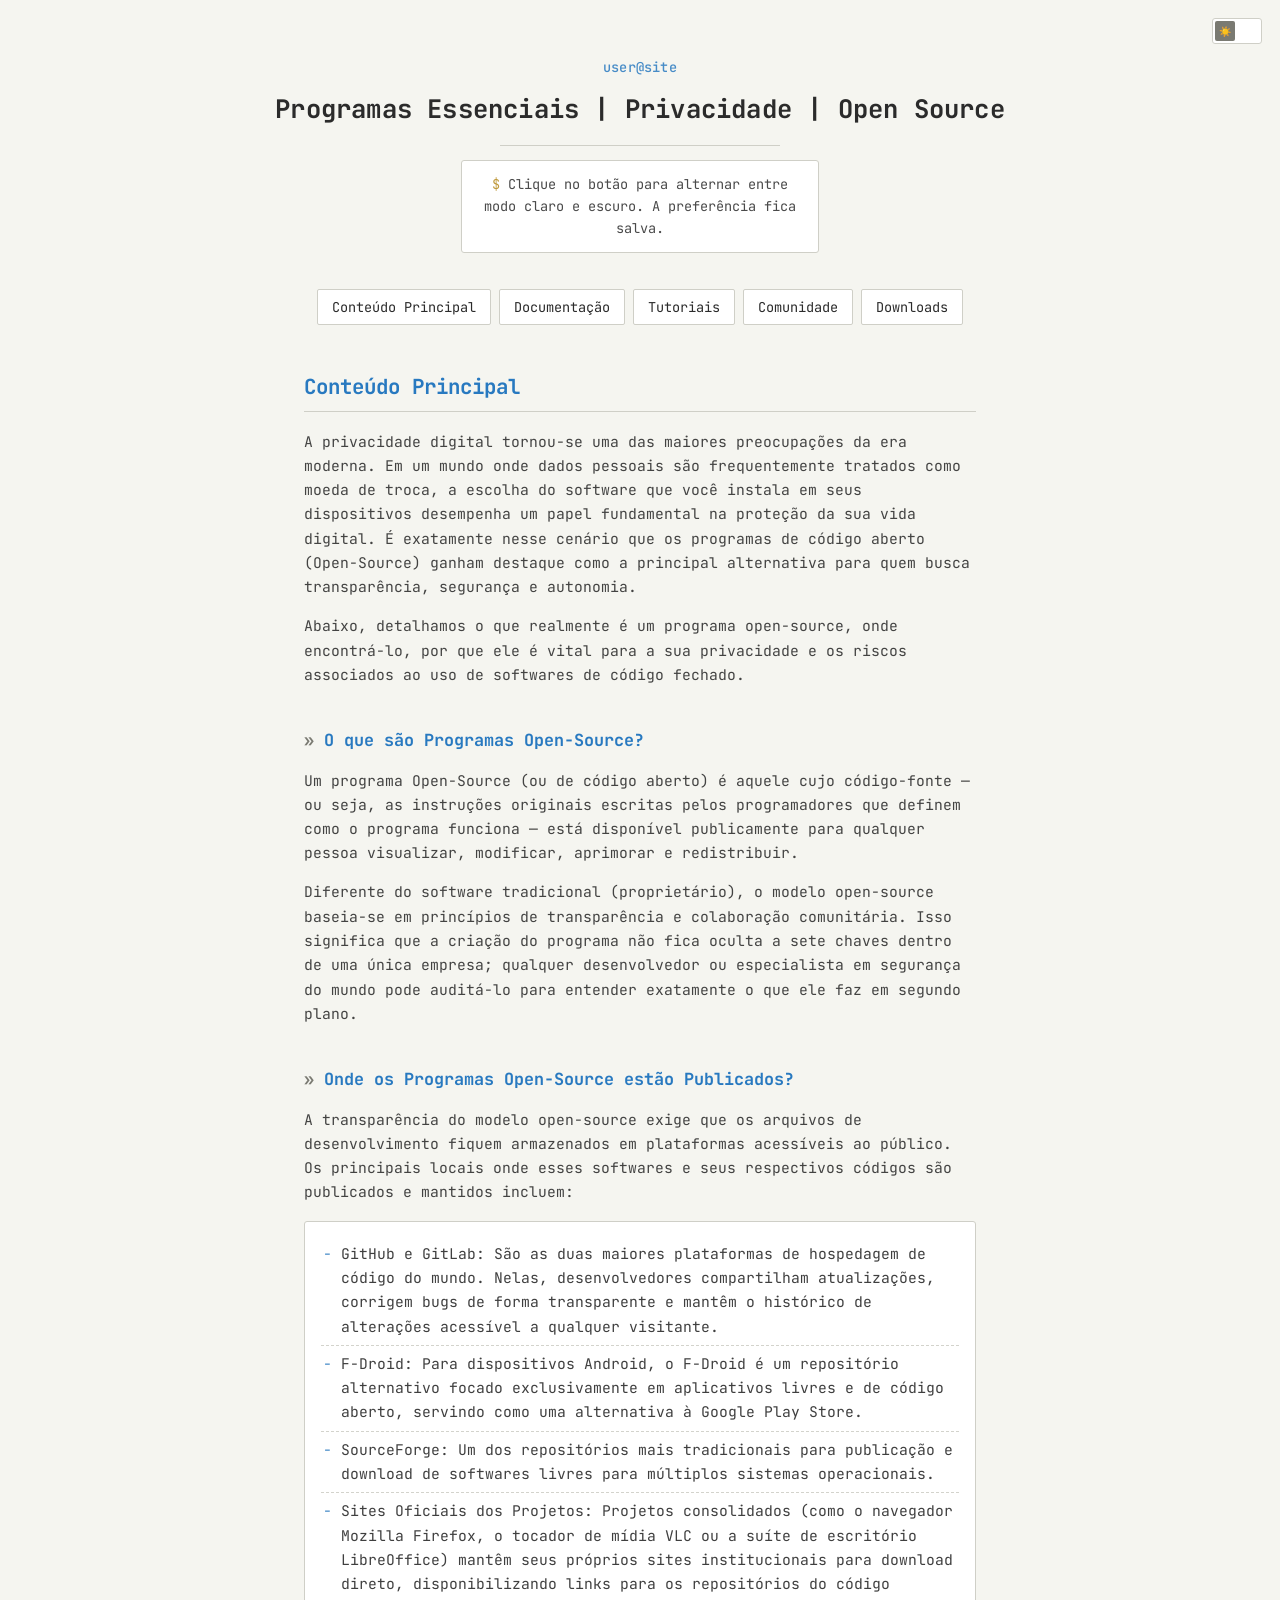
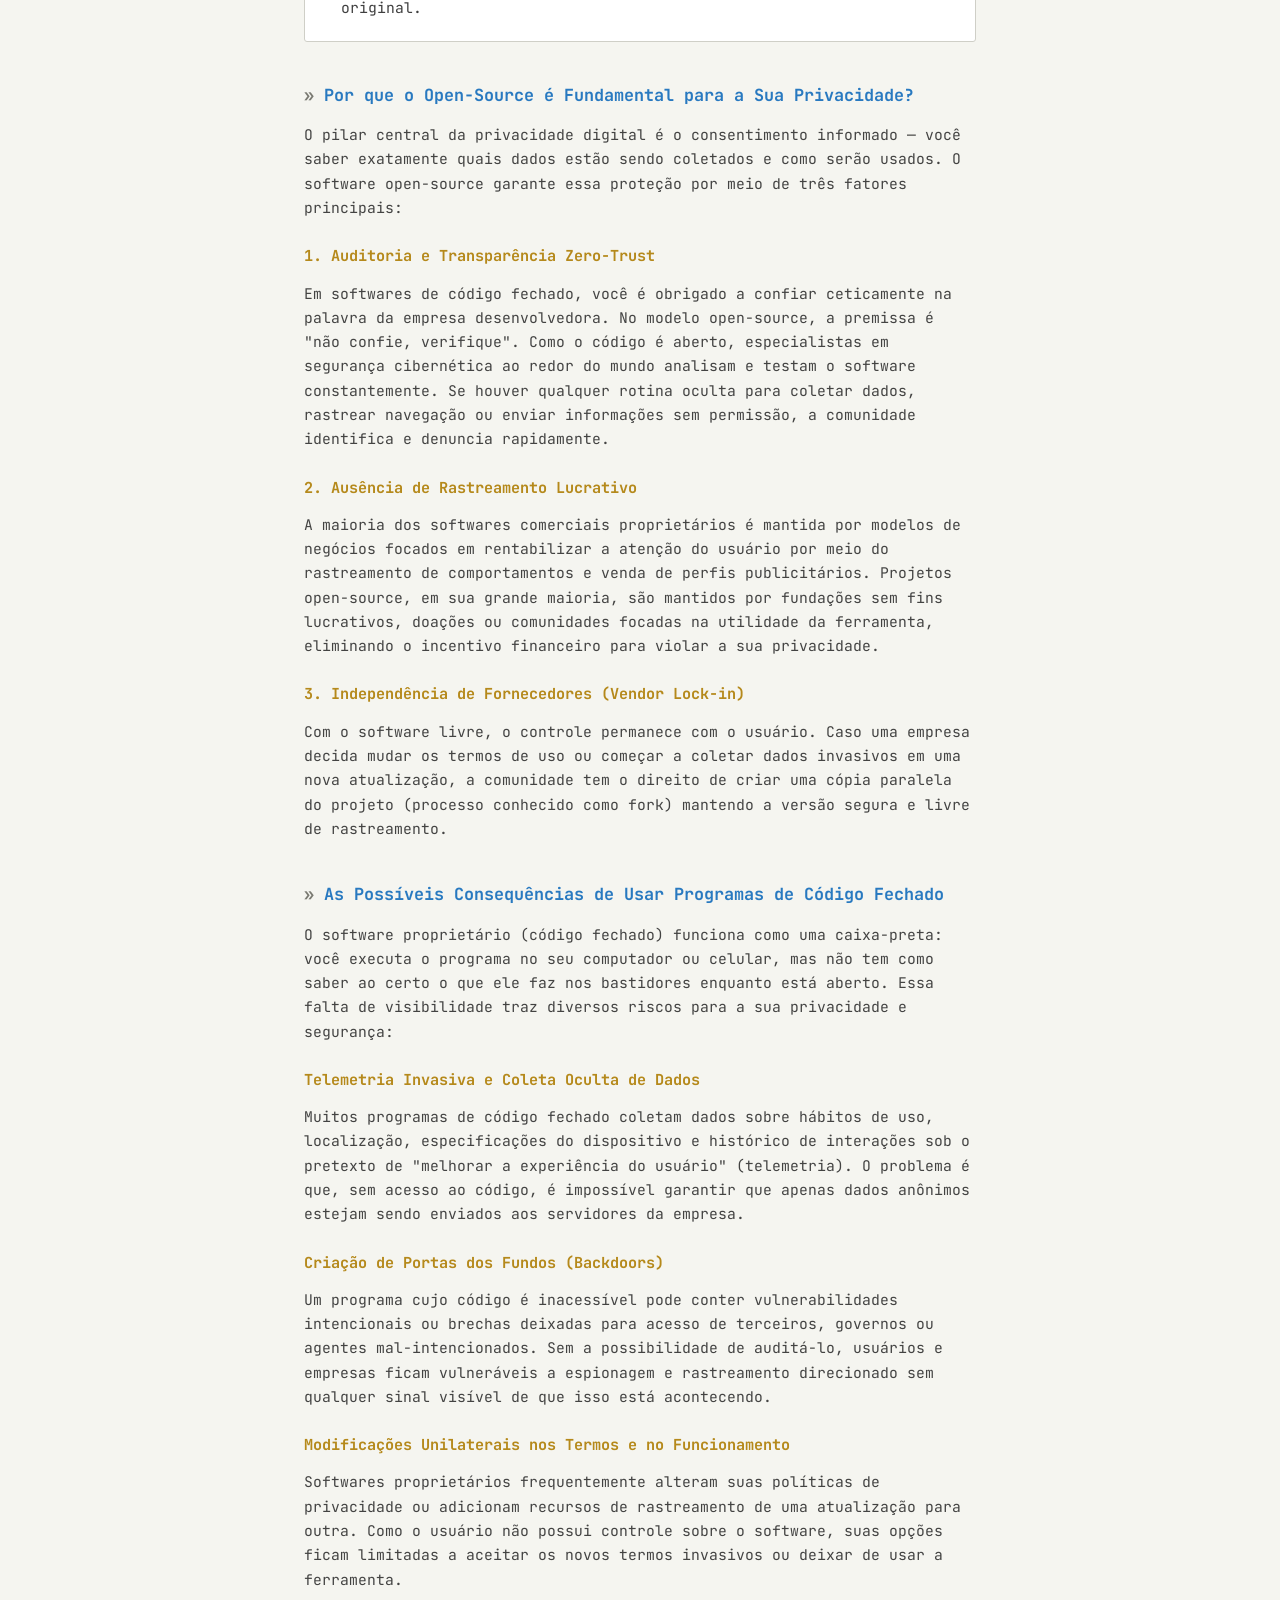
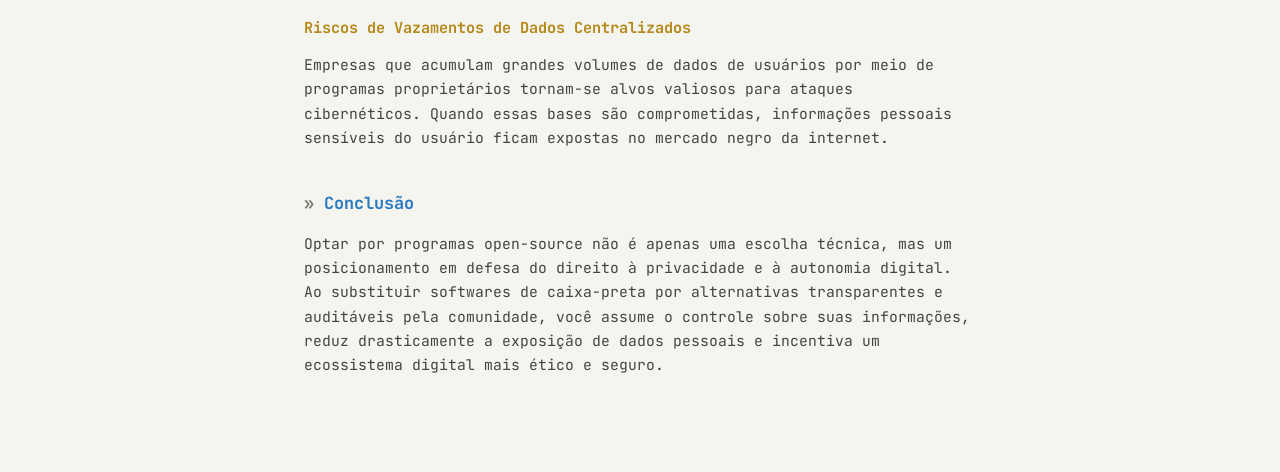
<file: index.html>
<!DOCTYPE html>
<html lang="en">

<head>
  <link rel="stylesheet" href="css/style.css">
  <meta charset="UTF-8">
  <meta name="viewport" content="width=device-width, initial-scale=1.0">
  <title>Programas Essenciais | Privacidade | Open Source </title>
</head>

<body>
  <header>
    <h1>Programas Essenciais | Privacidade | Open Source </h1>
    <div class="card">
      <p>Clique no botão para alternar entre modo claro e escuro. A preferência fica salva.</p>
    </div>
  </header>
  <button class="switch" id="themeSwitch" data-checked="false" aria-label="Alternar modo escuro">
    <span class="switch-thumb" id="switchThumb">☀️</span>
  </button>

  </header>
  <nav>
    <a href="index.html" >Conteúdo Principal</a>
    <a href="Documentação.html">Documentação</a>
    <a href="Tutoriais.html" >Tutoriais</a>
    <a href="Comunidade.html">Comunidade</a>
    <a href="Downloads.html" >Downloads</a>
  </nav>

  <main>
    <h2>Conteúdo Principal</h2>
    <p>A privacidade digital tornou-se uma das maiores preocupações da era moderna. Em um mundo onde dados pessoais são
      frequentemente tratados como moeda de troca, a escolha do software que você instala em seus dispositivos
      desempenha um papel fundamental na proteção da sua vida digital. É exatamente nesse cenário que os programas de
      código aberto (Open-Source) ganham destaque como a principal alternativa para quem busca transparência, segurança
      e autonomia.</p>
      <p>Abaixo, detalhamos o que realmente é um programa open-source, onde encontrá-lo, por que ele é vital para a sua privacidade e os riscos associados ao uso de softwares de código fechado.</p>
      <h3>O que são Programas Open-Source?</h3>
      <p>Um programa Open-Source (ou de código aberto) é aquele cujo código-fonte — ou seja, as instruções originais escritas pelos programadores que definem como o programa funciona — está disponível publicamente para qualquer pessoa visualizar, modificar, aprimorar e redistribuir.</p>
      <p>Diferente do software tradicional (proprietário), o modelo open-source baseia-se em princípios de transparência e colaboração comunitária. Isso significa que a criação do programa não fica oculta a sete chaves dentro de uma única empresa; qualquer desenvolvedor ou especialista em segurança do mundo pode auditá-lo para entender exatamente o que ele faz em segundo plano.</p>
      <h3>Onde os Programas Open-Source estão Publicados?</h3>
      <p>A transparência do modelo open-source exige que os arquivos de desenvolvimento fiquem armazenados em plataformas acessíveis ao público. Os principais locais onde esses softwares e seus respectivos códigos são publicados e mantidos incluem:</p>
      <ul>
        <li>
          GitHub e GitLab: São as duas maiores plataformas de hospedagem de código do mundo. Nelas, desenvolvedores compartilham atualizações, corrigem bugs de forma transparente e mantêm o histórico de alterações acessível a qualquer visitante.
        </li>
        <li>F-Droid: Para dispositivos Android, o F-Droid é um repositório alternativo focado exclusivamente em aplicativos livres e de código aberto, servindo como uma alternativa à Google Play Store.</li>
        <li>SourceForge: Um dos repositórios mais tradicionais para publicação e download de softwares livres para múltiplos sistemas operacionais.</li>
        <li>Sites Oficiais dos Projetos: Projetos consolidados (como o navegador Mozilla Firefox, o tocador de mídia VLC ou a suíte de escritório LibreOffice) mantêm seus próprios sites institucionais para download direto, disponibilizando links para os repositórios do código original.</li>
      </ul>
      <h3>Por que o Open-Source é Fundamental para a Sua Privacidade?</h3>
      <p>O pilar central da privacidade digital é o consentimento informado — você saber exatamente quais dados estão sendo coletados e como serão usados. O software open-source garante essa proteção por meio de três fatores principais:</p>
      <h4>1. Auditoria e Transparência Zero-Trust</h4>
      <p>Em softwares de código fechado, você é obrigado a confiar ceticamente na palavra da empresa desenvolvedora. No modelo open-source, a premissa é "não confie, verifique". Como o código é aberto, especialistas em segurança cibernética ao redor do mundo analisam e testam o software constantemente. Se houver qualquer rotina oculta para coletar dados, rastrear navegação ou enviar informações sem permissão, a comunidade identifica e denuncia rapidamente.</p>
      <h4>2. Ausência de Rastreamento Lucrativo</h4>
      <p>A maioria dos softwares comerciais proprietários é mantida por modelos de negócios focados em rentabilizar a atenção do usuário por meio do rastreamento de comportamentos e venda de perfis publicitários. Projetos open-source, em sua grande maioria, são mantidos por fundações sem fins lucrativos, doações ou comunidades focadas na utilidade da ferramenta, eliminando o incentivo financeiro para violar a sua privacidade.</p>
      <h4>3. Independência de Fornecedores (Vendor Lock-in)</h4>
      <p>Com o software livre, o controle permanece com o usuário. Caso uma empresa decida mudar os termos de uso ou começar a coletar dados invasivos em uma nova atualização, a comunidade tem o direito de criar uma cópia paralela do projeto (processo conhecido como fork) mantendo a versão segura e livre de rastreamento.</p>
      <h3>As Possíveis Consequências de Usar Programas de Código Fechado</h3>
      <p>O software proprietário (código fechado) funciona como uma caixa-preta: você executa o programa no seu computador ou celular, mas não tem como saber ao certo o que ele faz nos bastidores enquanto está aberto. Essa falta de visibilidade traz diversos riscos para a sua privacidade e segurança:</p>
      <h4>Telemetria Invasiva e Coleta Oculta de Dados</h4>
      <p>Muitos programas de código fechado coletam dados sobre hábitos de uso, localização, especificações do dispositivo e histórico de interações sob o pretexto de "melhorar a experiência do usuário" (telemetria). O problema é que, sem acesso ao código, é impossível garantir que apenas dados anônimos estejam sendo enviados aos servidores da empresa.</p>
      <h4>Criação de Portas dos Fundos (Backdoors)</h4>
      <p>Um programa cujo código é inacessível pode conter vulnerabilidades intencionais ou brechas deixadas para acesso de terceiros, governos ou agentes mal-intencionados. Sem a possibilidade de auditá-lo, usuários e empresas ficam vulneráveis a espionagem e rastreamento direcionado sem qualquer sinal visível de que isso está acontecendo.</p>
      <h4>Modificações Unilaterais nos Termos e no Funcionamento</h4>
      <p>Softwares proprietários frequentemente alteram suas políticas de privacidade ou adicionam recursos de rastreamento de uma atualização para outra. Como o usuário não possui controle sobre o software, suas opções ficam limitadas a aceitar os novos termos invasivos ou deixar de usar a ferramenta.</p>
      <h4>Riscos de Vazamentos de Dados Centralizados</h4>
      <p>Empresas que acumulam grandes volumes de dados de usuários por meio de programas proprietários tornam-se alvos valiosos para ataques cibernéticos. Quando essas bases são comprometidas, informações pessoais sensíveis do usuário ficam expostas no mercado negro da internet.</p>
      <h3>Conclusão</h3>
      <p>Optar por programas open-source não é apenas uma escolha técnica, mas um posicionamento em defesa do direito à privacidade e à autonomia digital. Ao substituir softwares de caixa-preta por alternativas transparentes e auditáveis pela comunidade, você assume o controle sobre suas informações, reduz drasticamente a exposição de dados pessoais e incentiva um ecossistema digital mais ético e seguro.</p>
  </main>



  <script>
    const root = document.documentElement;
    const switchBtn = document.getElementById('themeSwitch');
    const thumb = document.getElementById('switchThumb');

    function applyTheme(theme) {
      if (theme === 'dark') {
        root.setAttribute('data-theme', 'dark');
        switchBtn.setAttribute('data-checked', 'true');
        thumb.textContent = '🌙';
      } else {
        root.removeAttribute('data-theme');
        switchBtn.setAttribute('data-checked', 'false');
        thumb.textContent = '☀️';
      }
    }

    const saved = localStorage.getItem('theme');

    const prefersDark = window.matchMedia('(prefers-color-scheme: dark)').matches;

    const initialTheme = saved || (prefersDark ? 'dark' : 'light');
    applyTheme(initialTheme);

    switchBtn.addEventListener('click', () => {
      const isDark = switchBtn.getAttribute('data-checked') === 'true';
      const newTheme = isDark ? 'light' : 'dark';
      applyTheme(newTheme);
      localStorage.setItem('theme', newTheme);
    });
  </script>

</body>

</html>
</file>
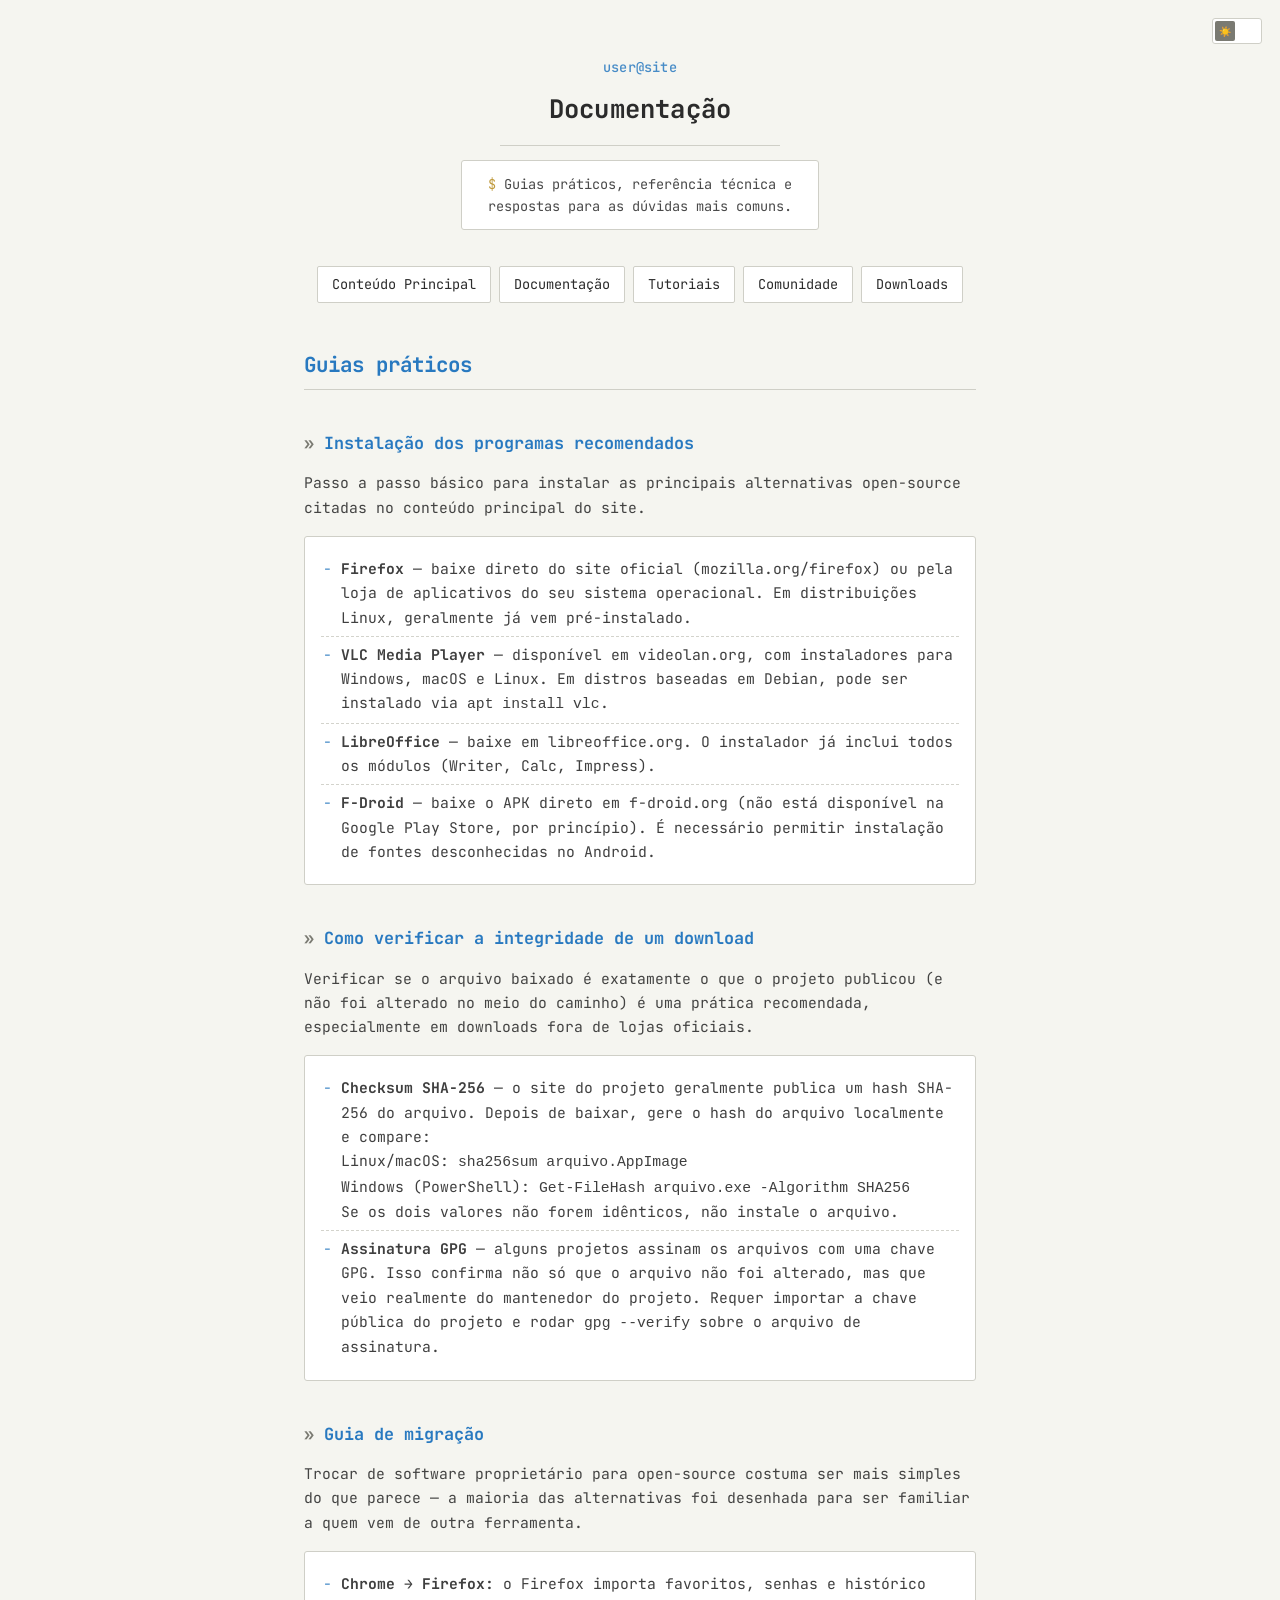
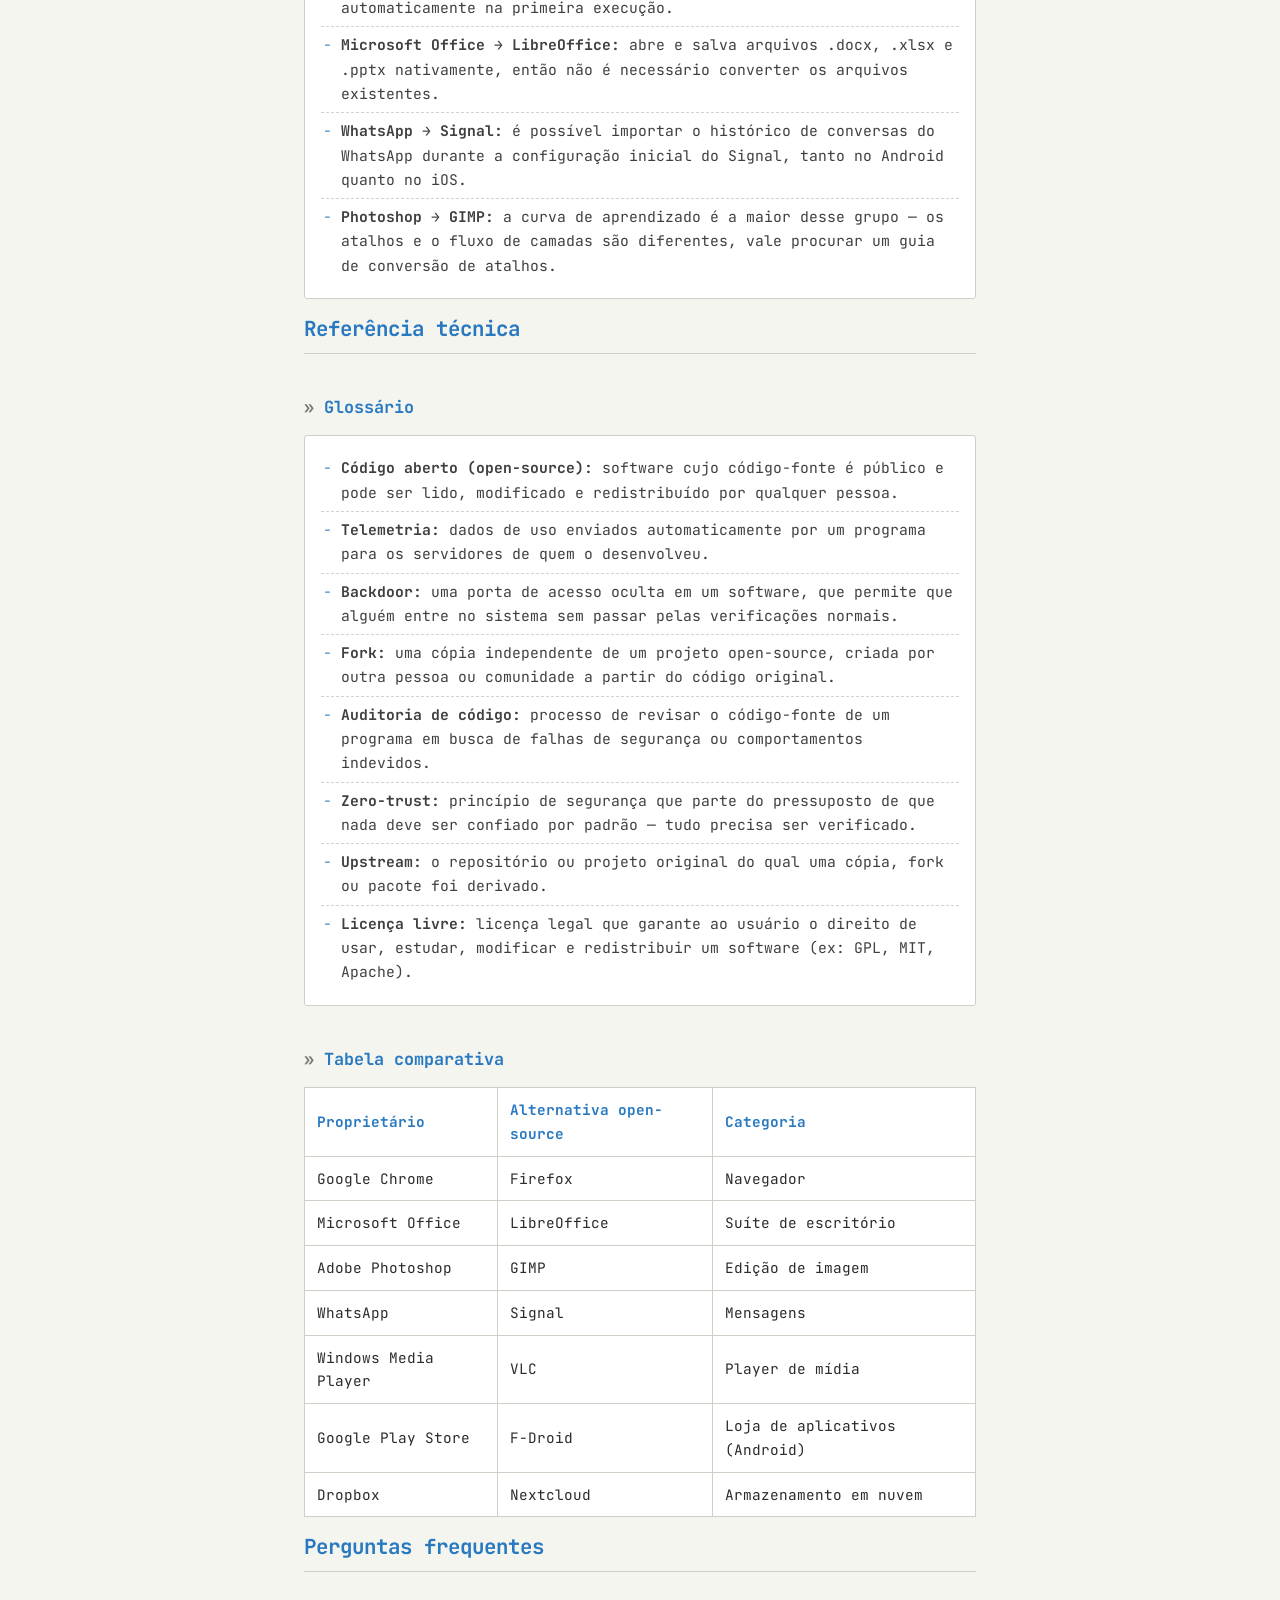
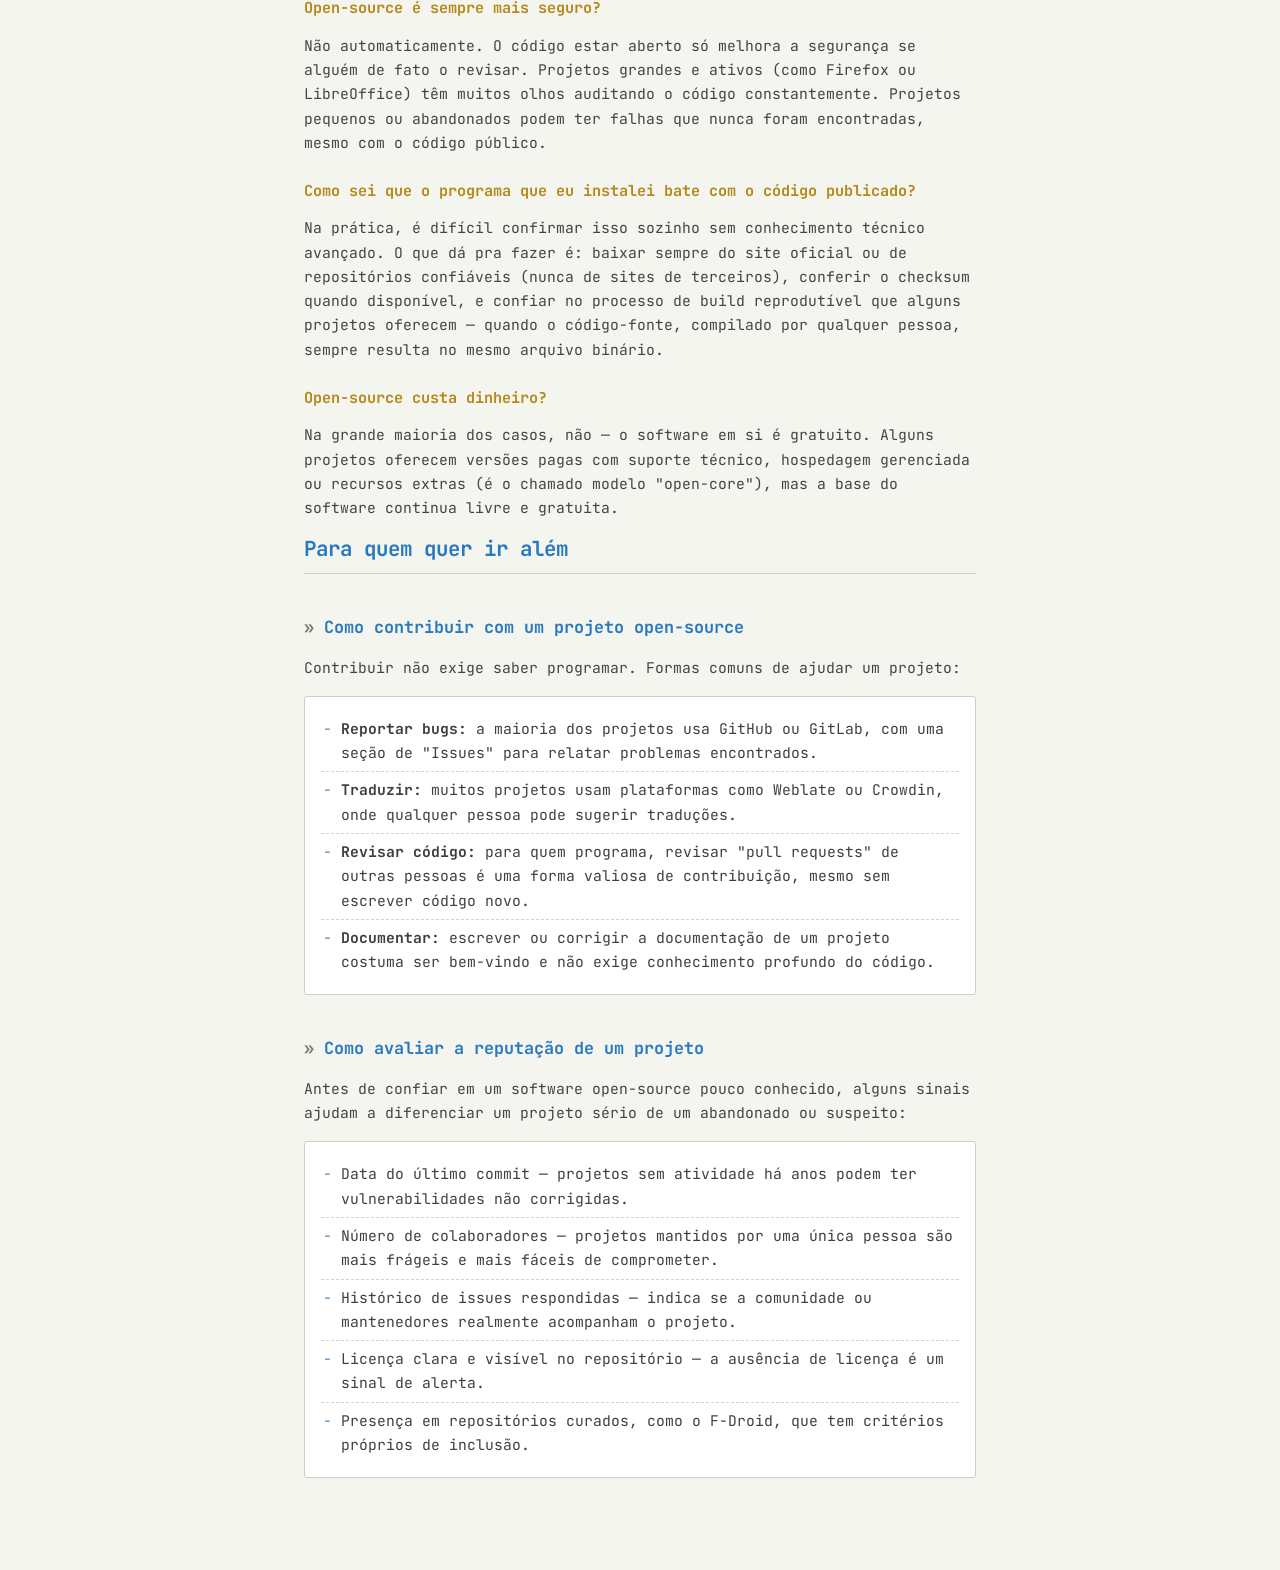
<file: Documentação.html>
<!DOCTYPE html>
<html lang="pt-BR">

<head>
  <link rel="stylesheet" href="css/Documentação.css">
  <meta charset="UTF-8">
  <meta name="viewport" content="width=device-width, initial-scale=1.0">
  <title>Documentação | Programas Essenciais | Privacidade | Open Source</title>
</head>

<body>
  <header>
    <h1>Documentação</h1>
    <div class="card">
      <p>Guias práticos, referência técnica e respostas para as dúvidas mais comuns.</p>
    </div>
  </header>

  <button class="switch" id="themeSwitch" data-checked="false" aria-label="Alternar modo escuro">
    <span class="switch-thumb" id="switchThumb">☀️</span>
  </button>

  <nav>
    <a href="index.html">Conteúdo Principal</a>
    <a href="documentação.html">Documentação</a>
    <a href="tutoriais.html" >Tutoriais</a>
    <a href="comunidade.html">Comunidade</a>
    <a href="downloads.html" >Downloads</a>
  </nav>

  <main>

    <h2>Guias práticos</h2>

    <h3>Instalação dos programas recomendados</h3>
    <p>Passo a passo básico para instalar as principais alternativas open-source citadas no conteúdo principal do site.</p>
    <ul>
      <li><strong>Firefox</strong> — baixe direto do site oficial (mozilla.org/firefox) ou pela loja de aplicativos do seu sistema operacional. Em distribuições Linux, geralmente já vem pré-instalado.</li>
      <li><strong>VLC Media Player</strong> — disponível em videolan.org, com instaladores para Windows, macOS e Linux. Em distros baseadas em Debian, pode ser instalado via <code>apt install vlc</code>.</li>
      <li><strong>LibreOffice</strong> — baixe em libreoffice.org. O instalador já inclui todos os módulos (Writer, Calc, Impress).</li>
      <li><strong>F-Droid</strong> — baixe o APK direto em f-droid.org (não está disponível na Google Play Store, por princípio). É necessário permitir instalação de fontes desconhecidas no Android.</li>
    </ul>

    <h3>Como verificar a integridade de um download</h3>
    <p>Verificar se o arquivo baixado é exatamente o que o projeto publicou (e não foi alterado no meio do caminho) é uma prática recomendada, especialmente em downloads fora de lojas oficiais.</p>
    <ul>
      <li><strong>Checksum SHA-256</strong> — o site do projeto geralmente publica um hash SHA-256 do arquivo. Depois de baixar, gere o hash do arquivo localmente e compare:
        <br>Linux/macOS: <code>sha256sum arquivo.AppImage</code>
        <br>Windows (PowerShell): <code>Get-FileHash arquivo.exe -Algorithm SHA256</code>
        <br>Se os dois valores não forem idênticos, não instale o arquivo.
      </li>
      <li><strong>Assinatura GPG</strong> — alguns projetos assinam os arquivos com uma chave GPG. Isso confirma não só que o arquivo não foi alterado, mas que veio realmente do mantenedor do projeto. Requer importar a chave pública do projeto e rodar <code>gpg --verify</code> sobre o arquivo de assinatura.</li>
    </ul>

    <h3>Guia de migração</h3>
    <p>Trocar de software proprietário para open-source costuma ser mais simples do que parece — a maioria das alternativas foi desenhada para ser familiar a quem vem de outra ferramenta.</p>
    <ul>
      <li><strong>Chrome → Firefox:</strong> o Firefox importa favoritos, senhas e histórico automaticamente na primeira execução.</li>
      <li><strong>Microsoft Office → LibreOffice:</strong> abre e salva arquivos .docx, .xlsx e .pptx nativamente, então não é necessário converter os arquivos existentes.</li>
      <li><strong>WhatsApp → Signal:</strong> é possível importar o histórico de conversas do WhatsApp durante a configuração inicial do Signal, tanto no Android quanto no iOS.</li>
      <li><strong>Photoshop → GIMP:</strong> a curva de aprendizado é a maior desse grupo — os atalhos e o fluxo de camadas são diferentes, vale procurar um guia de conversão de atalhos.</li>
    </ul>

    <h2>Referência técnica</h2>

    <h3>Glossário</h3>
    <ul>
      <li><strong>Código aberto (open-source):</strong> software cujo código-fonte é público e pode ser lido, modificado e redistribuído por qualquer pessoa.</li>
      <li><strong>Telemetria:</strong> dados de uso enviados automaticamente por um programa para os servidores de quem o desenvolveu.</li>
      <li><strong>Backdoor:</strong> uma porta de acesso oculta em um software, que permite que alguém entre no sistema sem passar pelas verificações normais.</li>
      <li><strong>Fork:</strong> uma cópia independente de um projeto open-source, criada por outra pessoa ou comunidade a partir do código original.</li>
      <li><strong>Auditoria de código:</strong> processo de revisar o código-fonte de um programa em busca de falhas de segurança ou comportamentos indevidos.</li>
      <li><strong>Zero-trust:</strong> princípio de segurança que parte do pressuposto de que nada deve ser confiado por padrão — tudo precisa ser verificado.</li>
      <li><strong>Upstream:</strong> o repositório ou projeto original do qual uma cópia, fork ou pacote foi derivado.</li>
      <li><strong>Licença livre:</strong> licença legal que garante ao usuário o direito de usar, estudar, modificar e redistribuir um software (ex: GPL, MIT, Apache).</li>
    </ul>

    <h3>Tabela comparativa</h3>
    <table>
      <thead>
        <tr>
          <th>Proprietário</th>
          <th>Alternativa open-source</th>
          <th>Categoria</th>
        </tr>
      </thead>
      <tbody>
        <tr>
          <td>Google Chrome</td>
          <td>Firefox</td>
          <td>Navegador</td>
        </tr>
        <tr>
          <td>Microsoft Office</td>
          <td>LibreOffice</td>
          <td>Suíte de escritório</td>
        </tr>
        <tr>
          <td>Adobe Photoshop</td>
          <td>GIMP</td>
          <td>Edição de imagem</td>
        </tr>
        <tr>
          <td>WhatsApp</td>
          <td>Signal</td>
          <td>Mensagens</td>
        </tr>
        <tr>
          <td>Windows Media Player</td>
          <td>VLC</td>
          <td>Player de mídia</td>
        </tr>
        <tr>
          <td>Google Play Store</td>
          <td>F-Droid</td>
          <td>Loja de aplicativos (Android)</td>
        </tr>
        <tr>
          <td>Dropbox</td>
          <td>Nextcloud</td>
          <td>Armazenamento em nuvem</td>
        </tr>
      </tbody>
    </table>


    <h2>Perguntas frequentes</h2>

    <h4>Open-source é sempre mais seguro?</h4>
    <p>Não automaticamente. O código estar aberto só melhora a segurança se alguém de fato o revisar. Projetos grandes e ativos (como Firefox ou LibreOffice) têm muitos olhos auditando o código constantemente. Projetos pequenos ou abandonados podem ter falhas que nunca foram encontradas, mesmo com o código público.</p>

    <h4>Como sei que o programa que eu instalei bate com o código publicado?</h4>
    <p>Na prática, é difícil confirmar isso sozinho sem conhecimento técnico avançado. O que dá pra fazer é: baixar sempre do site oficial ou de repositórios confiáveis (nunca de sites de terceiros), conferir o checksum quando disponível, e confiar no processo de build reprodutível que alguns projetos oferecem — quando o código-fonte, compilado por qualquer pessoa, sempre resulta no mesmo arquivo binário.</p>

    <h4>Open-source custa dinheiro?</h4>
    <p>Na grande maioria dos casos, não — o software em si é gratuito. Alguns projetos oferecem versões pagas com suporte técnico, hospedagem gerenciada ou recursos extras (é o chamado modelo "open-core"), mas a base do software continua livre e gratuita.</p>

    <h2>Para quem quer ir além</h2>

    <h3>Como contribuir com um projeto open-source</h3>
    <p>Contribuir não exige saber programar. Formas comuns de ajudar um projeto:</p>
    <ul>
      <li><strong>Reportar bugs:</strong> a maioria dos projetos usa GitHub ou GitLab, com uma seção de "Issues" para relatar problemas encontrados.</li>
      <li><strong>Traduzir:</strong> muitos projetos usam plataformas como Weblate ou Crowdin, onde qualquer pessoa pode sugerir traduções.</li>
      <li><strong>Revisar código:</strong> para quem programa, revisar "pull requests" de outras pessoas é uma forma valiosa de contribuição, mesmo sem escrever código novo.</li>
      <li><strong>Documentar:</strong> escrever ou corrigir a documentação de um projeto costuma ser bem-vindo e não exige conhecimento profundo do código.</li>
    </ul>

    <h3>Como avaliar a reputação de um projeto</h3>
    <p>Antes de confiar em um software open-source pouco conhecido, alguns sinais ajudam a diferenciar um projeto sério de um abandonado ou suspeito:</p>
    <ul>
      <li>Data do último commit — projetos sem atividade há anos podem ter vulnerabilidades não corrigidas.</li>
      <li>Número de colaboradores — projetos mantidos por uma única pessoa são mais frágeis e mais fáceis de comprometer.</li>
      <li>Histórico de issues respondidas — indica se a comunidade ou mantenedores realmente acompanham o projeto.</li>
      <li>Licença clara e visível no repositório — a ausência de licença é um sinal de alerta.</li>
      <li>Presença em repositórios curados, como o F-Droid, que tem critérios próprios de inclusão.</li>
    </ul>

  </main>

  <script>
    const root = document.documentElement;
    const switchBtn = document.getElementById('themeSwitch');
    const thumb = document.getElementById('switchThumb');

    function applyTheme(theme) {
      if (theme === 'dark') {
        root.setAttribute('data-theme', 'dark');
        switchBtn.setAttribute('data-checked', 'true');
        thumb.textContent = '🌙';
      } else {
        root.removeAttribute('data-theme');
        switchBtn.setAttribute('data-checked', 'false');
        thumb.textContent = '☀️';
      }
    }

    const saved = localStorage.getItem('theme');
    const prefersDark = window.matchMedia('(prefers-color-scheme: dark)').matches;
    const initialTheme = saved || (prefersDark ? 'dark' : 'light');
    applyTheme(initialTheme);

    switchBtn.addEventListener('click', () => {
      const isDark = switchBtn.getAttribute('data-checked') === 'true';
      const newTheme = isDark ? 'light' : 'dark';
      applyTheme(newTheme);
      localStorage.setItem('theme', newTheme);
    });
  </script>

</body>

</html>
</file>
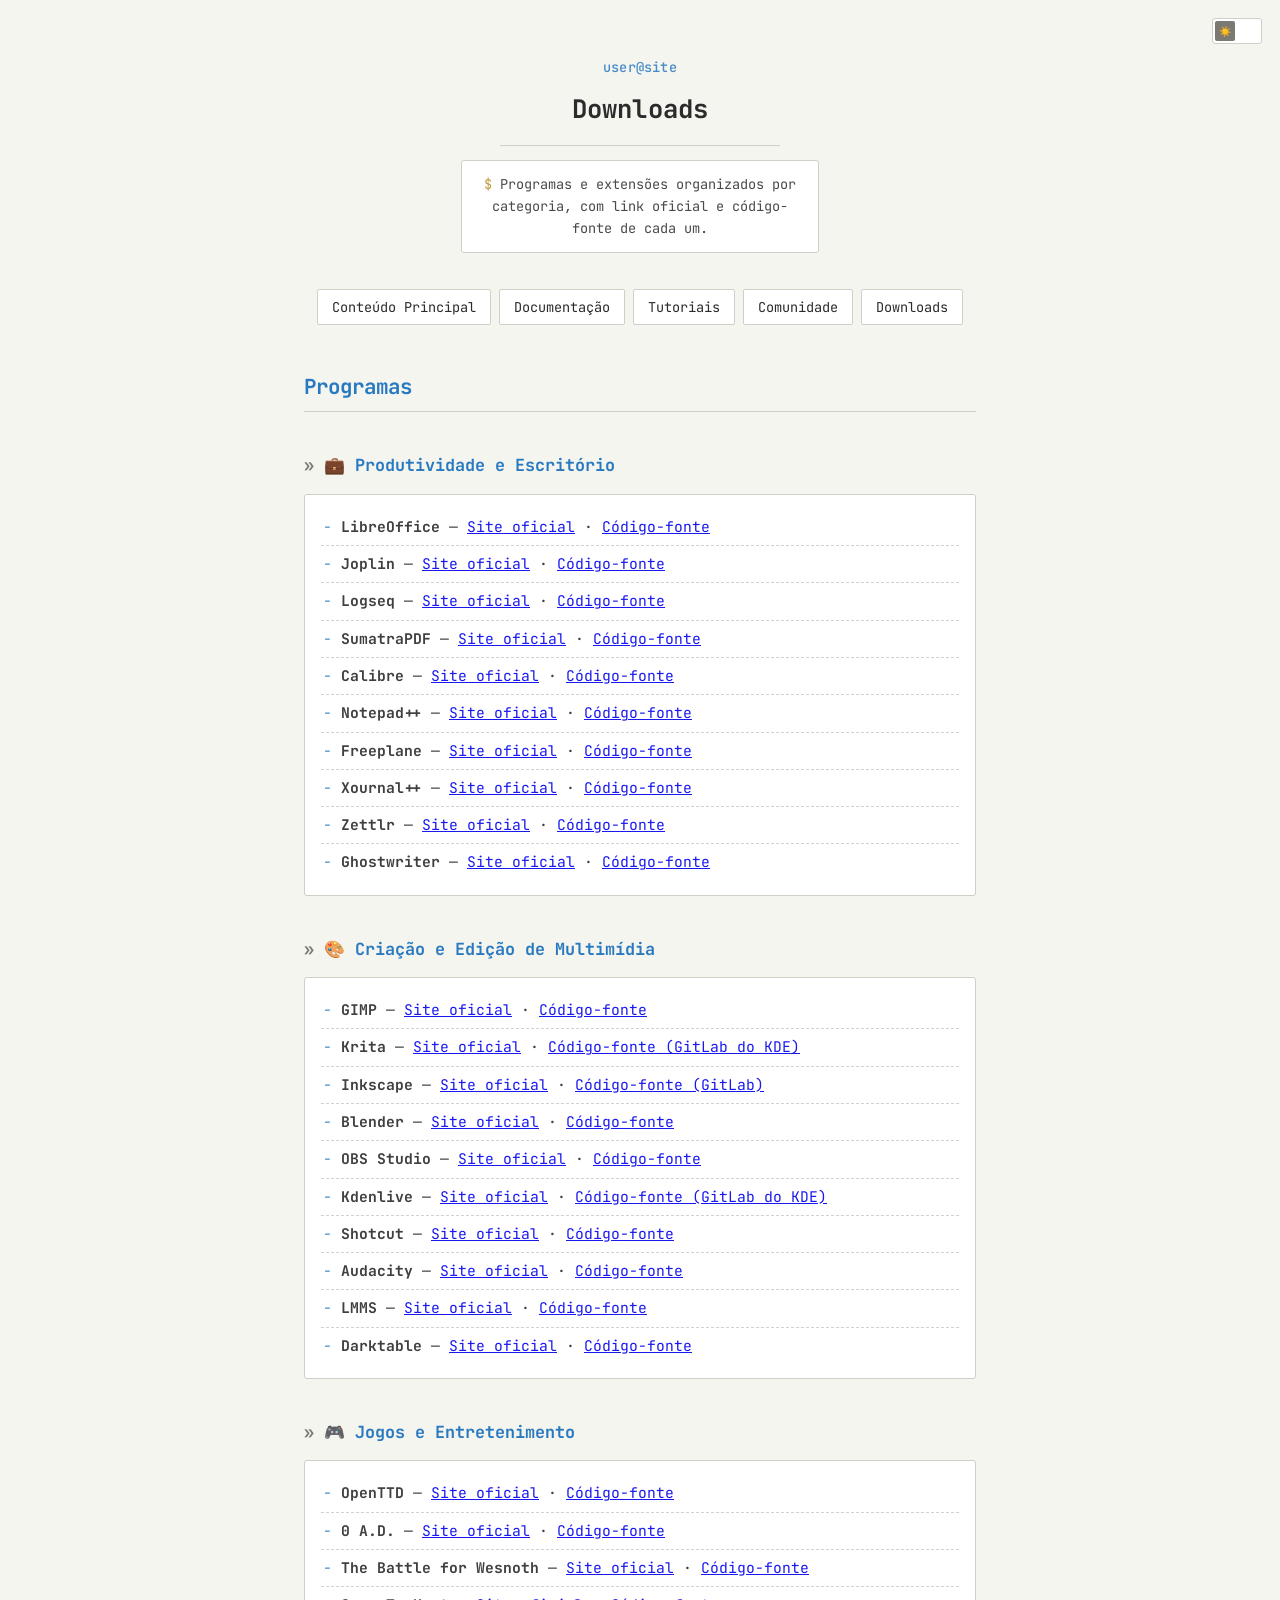
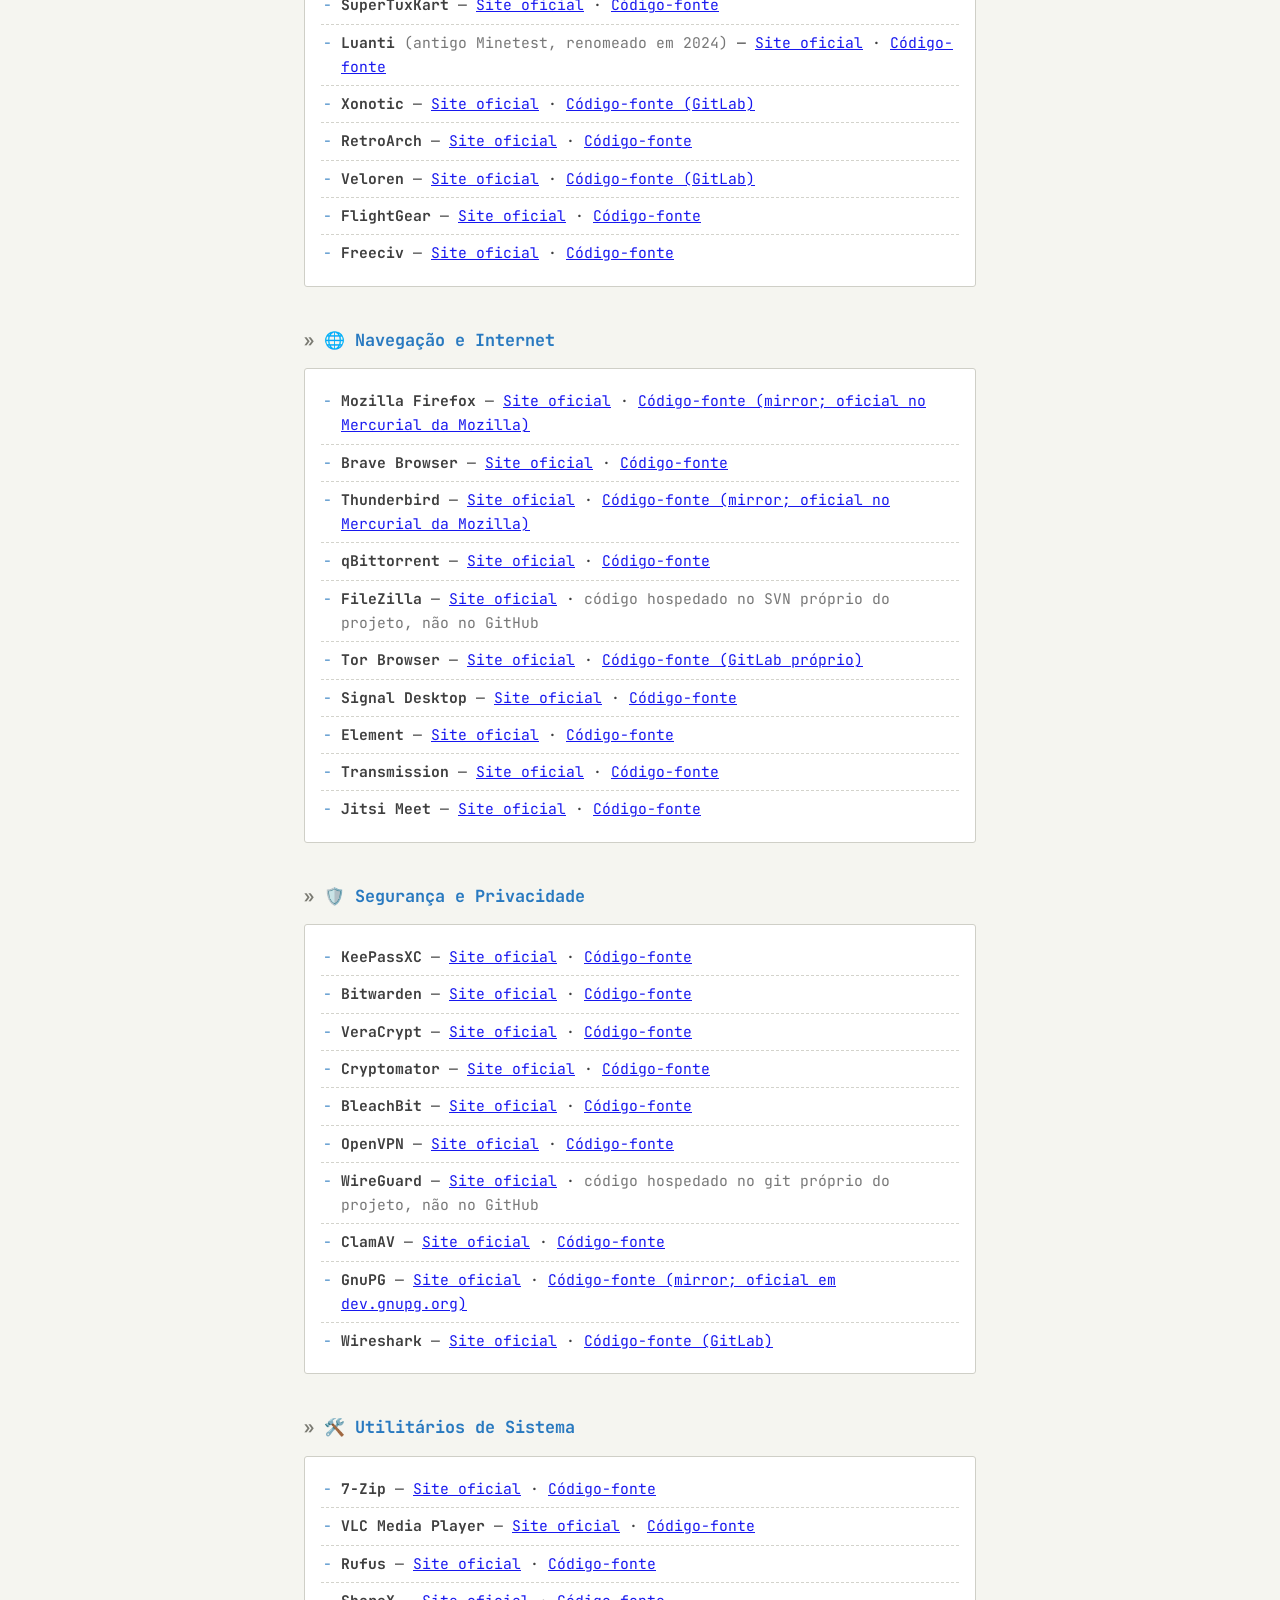
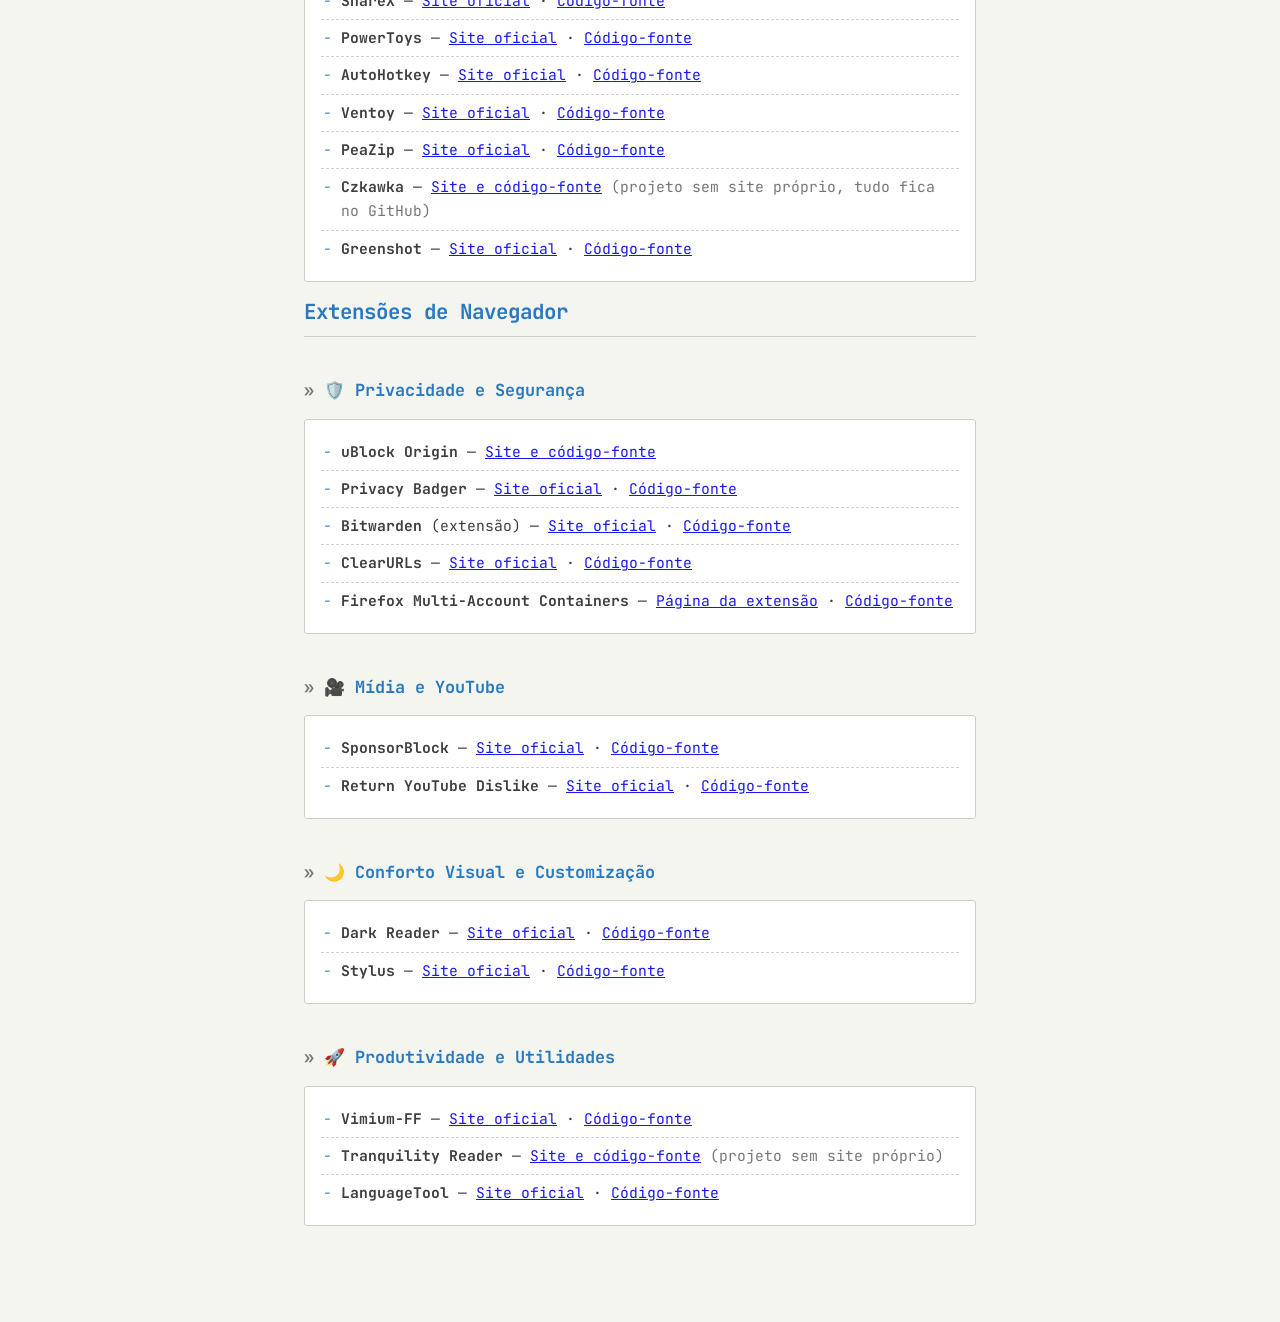
<file: downloads.html>
<!DOCTYPE html>
<html lang="pt-BR">

<head>
  <link rel="stylesheet" href="css/Documentação.css">
  <meta charset="UTF-8">
  <meta name="viewport" content="width=device-width, initial-scale=1.0">
  <title>Downloads | Programas Essenciais | Privacidade | Open Source</title>
</head>

<body>
  <header>
    <h1>Downloads</h1>
    <div class="card">
      <p>Programas e extensões organizados por categoria, com link oficial e código-fonte de cada um.</p>
    </div>
  </header>

  <button class="switch" id="themeSwitch" data-checked="false" aria-label="Alternar modo escuro">
    <span class="switch-thumb" id="switchThumb">☀️</span>
  </button>

  <nav>
    <a href="index.html">Conteúdo Principal</a>
    <a href="Documentação.html">Documentação</a>
    <a href="Tutoriais.html" target="_blank">Tutoriais</a>
    <a href="Comunidade.html" target="_blank">Comunidade</a>
    <a href="downloads.html">Downloads</a>
  </nav>

  <main>

    <h2>Programas</h2>

    <h3>💼 Produtividade e Escritório</h3>
    <ul>
      <li><strong>LibreOffice</strong> — <a href="https://www.libreoffice.org" target="_blank" rel="noopener">Site oficial</a> · <a href="https://github.com/LibreOffice/core" target="_blank" rel="noopener">Código-fonte</a></li>
      <li><strong>Joplin</strong> — <a href="https://joplinapp.org" target="_blank" rel="noopener">Site oficial</a> · <a href="https://github.com/laurent22/joplin" target="_blank" rel="noopener">Código-fonte</a></li>
      <li><strong>Logseq</strong> — <a href="https://logseq.com" target="_blank" rel="noopener">Site oficial</a> · <a href="https://github.com/logseq/logseq" target="_blank" rel="noopener">Código-fonte</a></li>
      <li><strong>SumatraPDF</strong> — <a href="https://www.sumatrapdfreader.org" target="_blank" rel="noopener">Site oficial</a> · <a href="https://github.com/sumatrapdfreader/sumatrapdf" target="_blank" rel="noopener">Código-fonte</a></li>
      <li><strong>Calibre</strong> — <a href="https://calibre-ebook.com" target="_blank" rel="noopener">Site oficial</a> · <a href="https://github.com/kovidgoyal/calibre" target="_blank" rel="noopener">Código-fonte</a></li>
      <li><strong>Notepad++</strong> — <a href="https://notepad-plus-plus.org" target="_blank" rel="noopener">Site oficial</a> · <a href="https://github.com/notepad-plus-plus/notepad-plus-plus" target="_blank" rel="noopener">Código-fonte</a></li>
      <li><strong>Freeplane</strong> — <a href="https://www.freeplane.org" target="_blank" rel="noopener">Site oficial</a> · <a href="https://github.com/freeplane/freeplane" target="_blank" rel="noopener">Código-fonte</a></li>
      <li><strong>Xournal++</strong> — <a href="https://xournalpp.github.io" target="_blank" rel="noopener">Site oficial</a> · <a href="https://github.com/xournalpp/xournalpp" target="_blank" rel="noopener">Código-fonte</a></li>
      <li><strong>Zettlr</strong> — <a href="https://www.zettlr.com" target="_blank" rel="noopener">Site oficial</a> · <a href="https://github.com/Zettlr/Zettlr" target="_blank" rel="noopener">Código-fonte</a></li>
      <li><strong>Ghostwriter</strong> — <a href="https://ghostwriter.kde.org" target="_blank" rel="noopener">Site oficial</a> · <a href="https://github.com/KDE/ghostwriter" target="_blank" rel="noopener">Código-fonte</a></li>
    </ul>

    <h3>🎨 Criação e Edição de Multimídia</h3>
    <ul>
      <li><strong>GIMP</strong> — <a href="https://www.gimp.org" target="_blank" rel="noopener">Site oficial</a> · <a href="https://github.com/GNOME/gimp" target="_blank" rel="noopener">Código-fonte</a></li>
      <li><strong>Krita</strong> — <a href="https://krita.org" target="_blank" rel="noopener">Site oficial</a> · <a href="https://invent.kde.org/graphics/krita" target="_blank" rel="noopener">Código-fonte (GitLab do KDE)</a></li>
      <li><strong>Inkscape</strong> — <a href="https://inkscape.org" target="_blank" rel="noopener">Site oficial</a> · <a href="https://gitlab.com/inkscape/inkscape" target="_blank" rel="noopener">Código-fonte (GitLab)</a></li>
      <li><strong>Blender</strong> — <a href="https://www.blender.org" target="_blank" rel="noopener">Site oficial</a> · <a href="https://projects.blender.org/blender/blender" target="_blank" rel="noopener">Código-fonte</a></li>
      <li><strong>OBS Studio</strong> — <a href="https://obsproject.com" target="_blank" rel="noopener">Site oficial</a> · <a href="https://github.com/obsproject/obs-studio" target="_blank" rel="noopener">Código-fonte</a></li>
      <li><strong>Kdenlive</strong> — <a href="https://kdenlive.org" target="_blank" rel="noopener">Site oficial</a> · <a href="https://invent.kde.org/multimedia/kdenlive" target="_blank" rel="noopener">Código-fonte (GitLab do KDE)</a></li>
      <li><strong>Shotcut</strong> — <a href="https://shotcut.org" target="_blank" rel="noopener">Site oficial</a> · <a href="https://github.com/mltframework/shotcut" target="_blank" rel="noopener">Código-fonte</a></li>
      <li><strong>Audacity</strong> — <a href="https://www.audacityteam.org" target="_blank" rel="noopener">Site oficial</a> · <a href="https://github.com/audacity/audacity" target="_blank" rel="noopener">Código-fonte</a></li>
      <li><strong>LMMS</strong> — <a href="https://lmms.io" target="_blank" rel="noopener">Site oficial</a> · <a href="https://github.com/LMMS/lmms" target="_blank" rel="noopener">Código-fonte</a></li>
      <li><strong>Darktable</strong> — <a href="https://www.darktable.org" target="_blank" rel="noopener">Site oficial</a> · <a href="https://github.com/darktable-org/darktable" target="_blank" rel="noopener">Código-fonte</a></li>
    </ul>

    <h3>🎮 Jogos e Entretenimento</h3>
    <ul>
      <li><strong>OpenTTD</strong> — <a href="https://www.openttd.org" target="_blank" rel="noopener">Site oficial</a> · <a href="https://github.com/OpenTTD/OpenTTD" target="_blank" rel="noopener">Código-fonte</a></li>
      <li><strong>0 A.D.</strong> — <a href="https://play0ad.com" target="_blank" rel="noopener">Site oficial</a> · <a href="https://github.com/0ad/0ad" target="_blank" rel="noopener">Código-fonte</a></li>
      <li><strong>The Battle for Wesnoth</strong> — <a href="https://www.wesnoth.org" target="_blank" rel="noopener">Site oficial</a> · <a href="https://github.com/wesnoth/wesnoth" target="_blank" rel="noopener">Código-fonte</a></li>
      <li><strong>SuperTuxKart</strong> — <a href="https://supertuxkart.net" target="_blank" rel="noopener">Site oficial</a> · <a href="https://github.com/supertuxkart/stk-code" target="_blank" rel="noopener">Código-fonte</a></li>
      <li><strong>Luanti</strong> <span style="opacity:.7">(antigo Minetest, renomeado em 2024)</span> — <a href="https://www.luanti.org" target="_blank" rel="noopener">Site oficial</a> · <a href="https://github.com/luanti-org/luanti" target="_blank" rel="noopener">Código-fonte</a></li>
      <li><strong>Xonotic</strong> — <a href="https://xonotic.org" target="_blank" rel="noopener">Site oficial</a> · <a href="https://gitlab.com/xonotic/xonotic" target="_blank" rel="noopener">Código-fonte (GitLab)</a></li>
      <li><strong>RetroArch</strong> — <a href="https://www.retroarch.com" target="_blank" rel="noopener">Site oficial</a> · <a href="https://github.com/libretro/RetroArch" target="_blank" rel="noopener">Código-fonte</a></li>
      <li><strong>Veloren</strong> — <a href="https://veloren.net" target="_blank" rel="noopener">Site oficial</a> · <a href="https://gitlab.com/veloren/veloren" target="_blank" rel="noopener">Código-fonte (GitLab)</a></li>
      <li><strong>FlightGear</strong> — <a href="https://www.flightgear.org" target="_blank" rel="noopener">Site oficial</a> · <a href="https://github.com/FlightGear/flightgear" target="_blank" rel="noopener">Código-fonte</a></li>
      <li><strong>Freeciv</strong> — <a href="http://www.freeciv.org" target="_blank" rel="noopener">Site oficial</a> · <a href="https://github.com/freeciv/freeciv" target="_blank" rel="noopener">Código-fonte</a></li>
    </ul>

    <h3>🌐 Navegação e Internet</h3>
    <ul>
      <li><strong>Mozilla Firefox</strong> — <a href="https://www.mozilla.org/firefox" target="_blank" rel="noopener">Site oficial</a> · <a href="https://github.com/mozilla/gecko-dev" target="_blank" rel="noopener">Código-fonte (mirror; oficial no Mercurial da Mozilla)</a></li>
      <li><strong>Brave Browser</strong> — <a href="https://brave.com" target="_blank" rel="noopener">Site oficial</a> · <a href="https://github.com/brave/brave-browser" target="_blank" rel="noopener">Código-fonte</a></li>
      <li><strong>Thunderbird</strong> — <a href="https://www.thunderbird.net" target="_blank" rel="noopener">Site oficial</a> · <a href="https://github.com/mozilla/gecko-dev" target="_blank" rel="noopener">Código-fonte (mirror; oficial no Mercurial da Mozilla)</a></li>
      <li><strong>qBittorrent</strong> — <a href="https://www.qbittorrent.org" target="_blank" rel="noopener">Site oficial</a> · <a href="https://github.com/qbittorrent/qBittorrent" target="_blank" rel="noopener">Código-fonte</a></li>
      <li><strong>FileZilla</strong> — <a href="https://filezilla-project.org" target="_blank" rel="noopener">Site oficial</a> · <span style="opacity:.7">código hospedado no SVN próprio do projeto, não no GitHub</span></li>
      <li><strong>Tor Browser</strong> — <a href="https://www.torproject.org" target="_blank" rel="noopener">Site oficial</a> · <a href="https://gitlab.torproject.org" target="_blank" rel="noopener">Código-fonte (GitLab próprio)</a></li>
      <li><strong>Signal Desktop</strong> — <a href="https://signal.org" target="_blank" rel="noopener">Site oficial</a> · <a href="https://github.com/signalapp/Signal-Desktop" target="_blank" rel="noopener">Código-fonte</a></li>
      <li><strong>Element</strong> — <a href="https://element.io" target="_blank" rel="noopener">Site oficial</a> · <a href="https://github.com/element-hq/element-web" target="_blank" rel="noopener">Código-fonte</a></li>
      <li><strong>Transmission</strong> — <a href="https://transmissionbt.com" target="_blank" rel="noopener">Site oficial</a> · <a href="https://github.com/transmission/transmission" target="_blank" rel="noopener">Código-fonte</a></li>
      <li><strong>Jitsi Meet</strong> — <a href="https://jitsi.org" target="_blank" rel="noopener">Site oficial</a> · <a href="https://github.com/jitsi/jitsi-meet" target="_blank" rel="noopener">Código-fonte</a></li>
    </ul>

    <h3>🛡️ Segurança e Privacidade</h3>
    <ul>
      <li><strong>KeePassXC</strong> — <a href="https://keepassxc.org" target="_blank" rel="noopener">Site oficial</a> · <a href="https://github.com/keepassxreboot/keepassxc" target="_blank" rel="noopener">Código-fonte</a></li>
      <li><strong>Bitwarden</strong> — <a href="https://bitwarden.com" target="_blank" rel="noopener">Site oficial</a> · <a href="https://github.com/bitwarden/clients" target="_blank" rel="noopener">Código-fonte</a></li>
      <li><strong>VeraCrypt</strong> — <a href="https://veracrypt.fr" target="_blank" rel="noopener">Site oficial</a> · <a href="https://github.com/veracrypt/VeraCrypt" target="_blank" rel="noopener">Código-fonte</a></li>
      <li><strong>Cryptomator</strong> — <a href="https://cryptomator.org" target="_blank" rel="noopener">Site oficial</a> · <a href="https://github.com/cryptomator/cryptomator" target="_blank" rel="noopener">Código-fonte</a></li>
      <li><strong>BleachBit</strong> — <a href="https://www.bleachbit.org" target="_blank" rel="noopener">Site oficial</a> · <a href="https://github.com/bleachbit/bleachbit" target="_blank" rel="noopener">Código-fonte</a></li>
      <li><strong>OpenVPN</strong> — <a href="https://openvpn.net" target="_blank" rel="noopener">Site oficial</a> · <a href="https://github.com/OpenVPN/openvpn" target="_blank" rel="noopener">Código-fonte</a></li>
      <li><strong>WireGuard</strong> — <a href="https://www.wireguard.com" target="_blank" rel="noopener">Site oficial</a> · <span style="opacity:.7">código hospedado no git próprio do projeto, não no GitHub</span></li>
      <li><strong>ClamAV</strong> — <a href="https://www.clamav.net" target="_blank" rel="noopener">Site oficial</a> · <a href="https://github.com/Cisco-Talos/clamav" target="_blank" rel="noopener">Código-fonte</a></li>
      <li><strong>GnuPG</strong> — <a href="https://gnupg.org" target="_blank" rel="noopener">Site oficial</a> · <a href="https://github.com/gpg/gnupg" target="_blank" rel="noopener">Código-fonte (mirror; oficial em dev.gnupg.org)</a></li>
      <li><strong>Wireshark</strong> — <a href="https://www.wireshark.org" target="_blank" rel="noopener">Site oficial</a> · <a href="https://gitlab.com/wireshark/wireshark" target="_blank" rel="noopener">Código-fonte (GitLab)</a></li>
    </ul>

    <h3>🛠️ Utilitários de Sistema</h3>
    <ul>
      <li><strong>7-Zip</strong> — <a href="https://www.7-zip.org" target="_blank" rel="noopener">Site oficial</a> · <a href="https://github.com/ip7z/7zip" target="_blank" rel="noopener">Código-fonte</a></li>
      <li><strong>VLC Media Player</strong> — <a href="https://www.videolan.org/vlc" target="_blank" rel="noopener">Site oficial</a> · <a href="https://code.videolan.org/videolan/vlc" target="_blank" rel="noopener">Código-fonte</a></li>
      <li><strong>Rufus</strong> — <a href="https://rufus.ie" target="_blank" rel="noopener">Site oficial</a> · <a href="https://github.com/pbatard/rufus" target="_blank" rel="noopener">Código-fonte</a></li>
      <li><strong>ShareX</strong> — <a href="https://getsharex.com" target="_blank" rel="noopener">Site oficial</a> · <a href="https://github.com/ShareX/ShareX" target="_blank" rel="noopener">Código-fonte</a></li>
      <li><strong>PowerToys</strong> — <a href="https://learn.microsoft.com/windows/powertoys" target="_blank" rel="noopener">Site oficial</a> · <a href="https://github.com/microsoft/PowerToys" target="_blank" rel="noopener">Código-fonte</a></li>
      <li><strong>AutoHotkey</strong> — <a href="https://www.autohotkey.com" target="_blank" rel="noopener">Site oficial</a> · <a href="https://github.com/AutoHotkey/AutoHotkey" target="_blank" rel="noopener">Código-fonte</a></li>
      <li><strong>Ventoy</strong> — <a href="https://www.ventoy.net" target="_blank" rel="noopener">Site oficial</a> · <a href="https://github.com/ventoy/Ventoy" target="_blank" rel="noopener">Código-fonte</a></li>
      <li><strong>PeaZip</strong> — <a href="https://peazip.github.io" target="_blank" rel="noopener">Site oficial</a> · <a href="https://github.com/peazip/PeaZip" target="_blank" rel="noopener">Código-fonte</a></li>
      <li><strong>Czkawka</strong> — <a href="https://github.com/qarmin/czkawka" target="_blank" rel="noopener">Site e código-fonte</a> <span style="opacity:.7">(projeto sem site próprio, tudo fica no GitHub)</span></li>
      <li><strong>Greenshot</strong> — <a href="https://getgreenshot.org" target="_blank" rel="noopener">Site oficial</a> · <a href="https://github.com/greenshot/greenshot" target="_blank" rel="noopener">Código-fonte</a></li>
    </ul>

    <h2>Extensões de Navegador</h2>

    <h3>🛡️ Privacidade e Segurança</h3>
    <ul>
      <li><strong>uBlock Origin</strong> — <a href="https://github.com/gorhill/uBlock" target="_blank" rel="noopener">Site e código-fonte</a></li>
      <li><strong>Privacy Badger</strong> — <a href="https://privacybadger.org" target="_blank" rel="noopener">Site oficial</a> · <a href="https://github.com/EFForg/privacybadger" target="_blank" rel="noopener">Código-fonte</a></li>
      <li><strong>Bitwarden</strong> (extensão) — <a href="https://bitwarden.com/download" target="_blank" rel="noopener">Site oficial</a> · <a href="https://github.com/bitwarden/clients" target="_blank" rel="noopener">Código-fonte</a></li>
      <li><strong>ClearURLs</strong> — <a href="https://clearurls.xyz" target="_blank" rel="noopener">Site oficial</a> · <a href="https://github.com/ClearURLs/Addon" target="_blank" rel="noopener">Código-fonte</a></li>
      <li><strong>Firefox Multi-Account Containers</strong> — <a href="https://addons.mozilla.org/firefox/addon/multi-account-containers" target="_blank" rel="noopener">Página da extensão</a> · <a href="https://github.com/mozilla/multi-account-containers" target="_blank" rel="noopener">Código-fonte</a></li>
    </ul>

    <h3>🎥 Mídia e YouTube</h3>
    <ul>
      <li><strong>SponsorBlock</strong> — <a href="https://sponsor.ajay.app" target="_blank" rel="noopener">Site oficial</a> · <a href="https://github.com/ajayyy/SponsorBlock" target="_blank" rel="noopener">Código-fonte</a></li>
      <li><strong>Return YouTube Dislike</strong> — <a href="https://returnyoutubedislike.com" target="_blank" rel="noopener">Site oficial</a> · <a href="https://github.com/Anarios/return-youtube-dislike" target="_blank" rel="noopener">Código-fonte</a></li>
    </ul>

    <h3>🌙 Conforto Visual e Customização</h3>
    <ul>
      <li><strong>Dark Reader</strong> — <a href="https://darkreader.org" target="_blank" rel="noopener">Site oficial</a> · <a href="https://github.com/darkreader/darkreader" target="_blank" rel="noopener">Código-fonte</a></li>
      <li><strong>Stylus</strong> — <a href="https://add0n.com/stylus.html" target="_blank" rel="noopener">Site oficial</a> · <a href="https://github.com/openstyles/stylus" target="_blank" rel="noopener">Código-fonte</a></li>
    </ul>

    <h3>🚀 Produtividade e Utilidades</h3>
    <ul>
      <li><strong>Vimium-FF</strong> — <a href="https://vimium.github.io" target="_blank" rel="noopener">Site oficial</a> · <a href="https://github.com/philc/vimium" target="_blank" rel="noopener">Código-fonte</a></li>
      <li><strong>Tranquility Reader</strong> — <a href="https://github.com/ushnisha/tranquility-reader-webextensions" target="_blank" rel="noopener">Site e código-fonte</a> <span style="opacity:.7">(projeto sem site próprio)</span></li>
      <li><strong>LanguageTool</strong> — <a href="https://languagetool.org" target="_blank" rel="noopener">Site oficial</a> · <a href="https://github.com/languagetool-org/languagetool" target="_blank" rel="noopener">Código-fonte</a></li>
    </ul>

  </main>

  <script>
    const root = document.documentElement;
    const switchBtn = document.getElementById('themeSwitch');
    const thumb = document.getElementById('switchThumb');

    function applyTheme(theme) {
      if (theme === 'dark') {
        root.setAttribute('data-theme', 'dark');
        switchBtn.setAttribute('data-checked', 'true');
        thumb.textContent = '🌙';
      } else {
        root.removeAttribute('data-theme');
        switchBtn.setAttribute('data-checked', 'false');
        thumb.textContent = '☀️';
      }
    }

    const saved = localStorage.getItem('theme');
    const prefersDark = window.matchMedia('(prefers-color-scheme: dark)').matches;
    const initialTheme = saved || (prefersDark ? 'dark' : 'light');
    applyTheme(initialTheme);

    switchBtn.addEventListener('click', () => {
      const isDark = switchBtn.getAttribute('data-checked') === 'true';
      const newTheme = isDark ? 'light' : 'dark';
      applyTheme(newTheme);
      localStorage.setItem('theme', newTheme);
    });
  </script>

</body>

</html>
</file>
<file: css/style.css>
/* =========================================================
   TEMA: TERMINAL LINUX (estilo btop / neofetch)
   Fonte única monoespaçada — como um terminal de verdade.
   ========================================================= */

@import url('https://fonts.googleapis.com/css2?family=JetBrains+Mono:wght@400;500;700&display=swap');

:root {
  --bg: #f5f5f0;
  --text: #2b2b2b;
  --card-bg: #ffffff;
  --border: #cfcfc7;
  --accent: #2879c0;   /* azul - like distro info key */
  --accent-2: #b5891b; /* amarelo/ocre - destaque secundário */
  --muted: #7a7a72;
  --transition: 0.2s ease;
}

[data-theme="dark"] {
  --bg: #0f1113;
  --text: #c5c8c6;
  --card-bg: #16181a;
  --border: #2b2f33;
  --accent: #6ab0f3;   /* azul claro - clássico de terminal */
  --accent-2: #e0b45c; /* amarelo ocre - clássico de terminal */
  --muted: #6b7278;
}

* {
  box-sizing: border-box;
}

body {
  margin: 0;
  min-height: 100vh;
  background: var(--bg);
  color: var(--text);
  font-family: 'JetBrains Mono', ui-monospace, 'Courier New', monospace;
  line-height: 1.65;
  font-size: 15px;
  transition: background var(--transition), color var(--transition);
}

::selection {
  background: var(--accent);
  color: var(--bg);
}

/* =========================
   HEADER — estilo "neofetch"
   ========================= */

header {
  display: flex;
  flex-direction: column;
  align-items: center;
  gap: 14px;
  margin: 0;
  padding: 56px 24px 36px;
  text-align: center;
}

header h1 {
  margin: 0;
  font-size: clamp(1.15rem, 3.2vw, 1.6rem);
  font-weight: 700;
  letter-spacing: 0.2px;
}

header h1::before {
  content: "user@site";
  display: block;
  color: var(--accent);
  font-weight: 500;
  font-size: 0.85rem;
  margin-bottom: 10px;
  opacity: 0.85;
}

/* separador estilo neofetch, feito de traços */
header h1::after {
  content: "";
  display: block;
  width: min(280px, 70vw);
  height: 1px;
  background: var(--border);
  margin: 14px auto 0;
}

header .card {
  background: var(--card-bg);
  border: 1px solid var(--border);
  border-radius: 3px;
  padding: 12px 18px;
  transition: background var(--transition), border-color var(--transition);
}

header .card p {
  opacity: 0.85;
  max-width: 320px;
  text-align: center;
  margin: 0;
  font-size: 0.85rem;
}

header .card p::before {
  content: "$ ";
  color: var(--accent-2);
}

/* =========================
   NAV — menu estilo ncurses
   ========================= */

nav {
  display: flex;
  gap: 8px;
  flex-wrap: wrap;
  justify-content: center;
  padding: 0 24px 48px;
}

nav a {
  text-decoration: none;
  color: var(--text);
  font-size: 0.85rem;
  padding: 6px 14px;
  border-radius: 2px;
  border: 1px solid var(--border);
  background: var(--card-bg);
  transition: background var(--transition), color var(--transition);
}

/* seleção em vídeo invertido, como htop/btop */
nav a:hover,
nav a:focus-visible {
  background: var(--text);
  color: var(--bg);
  border-color: var(--text);
}

/* =========================
   MAIN — painéis com cantos tipo caixa ASCII
   ========================= */

main {
  max-width: 720px;
  margin: 0 auto;
  padding: 0 24px 80px;
}

main h2,
main h3,
main h4 {
  font-weight: 700;
  line-height: 1.35;
}

main h2 {
  font-size: 1.3rem;
  color: var(--accent);
  margin-top: 0;
  padding-bottom: 10px;
  border-bottom: 1px solid var(--border);
}

main h3 {
  font-size: 1.05rem;
  color: var(--accent);
  margin-top: 42px;
}

main h3::before {
  content: "» ";
  color: var(--muted);
}

main h4 {
  font-size: 0.95rem;
  color: var(--accent-2);
  margin-top: 26px;
  margin-bottom: 6px;
}

main p {
  color: var(--text);
  opacity: 0.88;
  font-size: 0.92rem;
}

main ul {
  list-style: none;
  padding: 14px 16px;
  margin: 16px 0;
  background: var(--card-bg);
  border: 1px solid var(--border);
  border-radius: 3px;
}

main ul li {
  position: relative;
  padding: 6px 0 6px 20px;
  font-size: 0.92rem;
  opacity: 0.9;
}

main ul li::before {
  content: "-";
  position: absolute;
  left: 2px;
  color: var(--accent);
}

main ul li:not(:last-child) {
  border-bottom: 1px dashed var(--border);
}

/* =========================
   SWITCH — fixo no canto superior direito
   ========================= */

.switch {
  position: fixed;
  top: 18px;
  right: 18px;
  z-index: 1000;

  display: inline-flex;
  align-items: center;
  width: 50px;
  height: 26px;
  border-radius: 3px;
  background: var(--card-bg);
  border: 1px solid var(--border);
  cursor: pointer;
  padding: 2px;
  transition: background var(--transition), border-color var(--transition);
}

.switch[data-checked="true"] {
  border-color: var(--accent);
}

.switch-thumb {
  width: 20px;
  height: 20px;
  border-radius: 2px;
  background: var(--muted);
  transform: translateX(0);
  transition: transform var(--transition), background var(--transition);
  display: flex;
  align-items: center;
  justify-content: center;
  font-size: 10px;
}

.switch[data-checked="true"] .switch-thumb {
  transform: translateX(24px);
  background: var(--accent);
}

.switch:focus-visible {
  outline: 2px solid var(--accent);
  outline-offset: 3px;
}

/* Se preferir o botão no canto INFERIOR direito, comente o bloco
   "top: 18px" acima e descomente este: */
/*
.switch {
  top: auto;
  bottom: 18px;
}
*/

/* =========================
   Responsivo
   ========================= */

@media (max-width: 480px) {
  header {
    padding: 44px 16px 28px;
  }
  main {
    padding: 0 16px 60px;
  }
  .switch {
    top: 12px;
    right: 12px;
  }
}
</file>
<file: css/Documentação.css>
/* =========================================================
   TEMA: TERMINAL LINUX (estilo btop / neofetch)
   Fonte única monoespaçada — como um terminal de verdade.
   ========================================================= */

@import url('https://fonts.googleapis.com/css2?family=JetBrains+Mono:wght@400;500;700&display=swap');

:root {
  --bg: #f5f5f0;
  --text: #2b2b2b;
  --card-bg: #ffffff;
  --border: #cfcfc7;
  --accent: #2879c0;   /* azul - like distro info key */
  --accent-2: #b5891b; /* amarelo/ocre - destaque secundário */
  --muted: #7a7a72;
  --transition: 0.2s ease;
}

[data-theme="dark"] {
  --bg: #0f1113;
  --text: #c5c8c6;
  --card-bg: #16181a;
  --border: #2b2f33;
  --accent: #6ab0f3;   /* azul claro - clássico de terminal */
  --accent-2: #e0b45c; /* amarelo ocre - clássico de terminal */
  --muted: #6b7278;
}

* {
  box-sizing: border-box;
}

body {
  margin: 0;
  min-height: 100vh;
  background: var(--bg);
  color: var(--text);
  font-family: 'JetBrains Mono', ui-monospace, 'Courier New', monospace;
  line-height: 1.65;
  font-size: 15px;
  transition: background var(--transition), color var(--transition);
}

::selection {
  background: var(--accent);
  color: var(--bg);
}

/* =========================
   HEADER — estilo "neofetch"
   ========================= */

header {
  display: flex;
  flex-direction: column;
  align-items: center;
  gap: 14px;
  margin: 0;
  padding: 56px 24px 36px;
  text-align: center;
}

header h1 {
  margin: 0;
  font-size: clamp(1.15rem, 3.2vw, 1.6rem);
  font-weight: 700;
  letter-spacing: 0.2px;
}

header h1::before {
  content: "user@site";
  display: block;
  color: var(--accent);
  font-weight: 500;
  font-size: 0.85rem;
  margin-bottom: 10px;
  opacity: 0.85;
}

/* separador estilo neofetch, feito de traços */
header h1::after {
  content: "";
  display: block;
  width: min(280px, 70vw);
  height: 1px;
  background: var(--border);
  margin: 14px auto 0;
}

header .card {
  background: var(--card-bg);
  border: 1px solid var(--border);
  border-radius: 3px;
  padding: 12px 18px;
  transition: background var(--transition), border-color var(--transition);
}

header .card p {
  opacity: 0.85;
  max-width: 320px;
  text-align: center;
  margin: 0;
  font-size: 0.85rem;
}

header .card p::before {
  content: "$ ";
  color: var(--accent-2);
}

/* =========================
   NAV — menu estilo ncurses
   ========================= */

nav {
  display: flex;
  gap: 8px;
  flex-wrap: wrap;
  justify-content: center;
  padding: 0 24px 48px;
}

nav a {
  text-decoration: none;
  color: var(--text);
  font-size: 0.85rem;
  padding: 6px 14px;
  border-radius: 2px;
  border: 1px solid var(--border);
  background: var(--card-bg);
  transition: background var(--transition), color var(--transition);
}

/* seleção em vídeo invertido, como htop/btop */
nav a:hover,
nav a:focus-visible {
  background: var(--text);
  color: var(--bg);
  border-color: var(--text);
}

/* =========================
   MAIN — painéis com cantos tipo caixa ASCII
   ========================= */

main {
  max-width: 720px;
  margin: 0 auto;
  padding: 0 24px 80px;
}

main h2,
main h3,
main h4 {
  font-weight: 700;
  line-height: 1.35;
}

main h2 {
  font-size: 1.3rem;
  color: var(--accent);
  margin-top: 0;
  padding-bottom: 10px;
  border-bottom: 1px solid var(--border);
}

main h3 {
  font-size: 1.05rem;
  color: var(--accent);
  margin-top: 42px;
}

main h3::before {
  content: "» ";
  color: var(--muted);
}

main h4 {
  font-size: 0.95rem;
  color: var(--accent-2);
  margin-top: 26px;
  margin-bottom: 6px;
}

main p {
  color: var(--text);
  opacity: 0.88;
  font-size: 0.92rem;
}

main ul {
  list-style: none;
  padding: 14px 16px;
  margin: 16px 0;
  background: var(--card-bg);
  border: 1px solid var(--border);
  border-radius: 3px;
}

main ul li {
  position: relative;
  padding: 6px 0 6px 20px;
  font-size: 0.92rem;
  opacity: 0.9;
}

main ul li::before {
  content: "-";
  position: absolute;
  left: 2px;
  color: var(--accent);
}

main ul li:not(:last-child) {
  border-bottom: 1px dashed var(--border);
}

/* =========================
   SWITCH — fixo no canto superior direito
   ========================= */

.switch {
  position: fixed;
  top: 18px;
  right: 18px;
  z-index: 1000;

  display: inline-flex;
  align-items: center;
  width: 50px;
  height: 26px;
  border-radius: 3px;
  background: var(--card-bg);
  border: 1px solid var(--border);
  cursor: pointer;
  padding: 2px;
  transition: background var(--transition), border-color var(--transition);
}

.switch[data-checked="true"] {
  border-color: var(--accent);
}

.switch-thumb {
  width: 20px;
  height: 20px;
  border-radius: 2px;
  background: var(--muted);
  transform: translateX(0);
  transition: transform var(--transition), background var(--transition);
  display: flex;
  align-items: center;
  justify-content: center;
  font-size: 10px;
}

.switch[data-checked="true"] .switch-thumb {
  transform: translateX(24px);
  background: var(--accent);
}

.switch:focus-visible {
  outline: 2px solid var(--accent);
  outline-offset: 3px;
}

/* Se preferir o botão no canto INFERIOR direito, comente o bloco
   "top: 18px" acima e descomente este: */
/*
.switch {
  top: auto;
  bottom: 18px;
}
*/

/* =========================
   Responsivo
   ========================= */

@media (max-width: 480px) {
  header {
    padding: 44px 16px 28px;
  }
  main {
    padding: 0 16px 60px;
  }
  .switch {
    top: 12px;
    right: 12px;
  }
}
table {
  width: 100%;
  border-collapse: collapse;
  margin: 16px 0;
  font-size: 0.9rem;
}

th, td {
  text-align: left;
  padding: 10px 12px;
  border: 1px solid var(--border);
}

th {
  color: var(--accent);
  background: var(--card-bg);
  font-weight: 700;
}

td {
  background: var(--card-bg);
}
</file>
